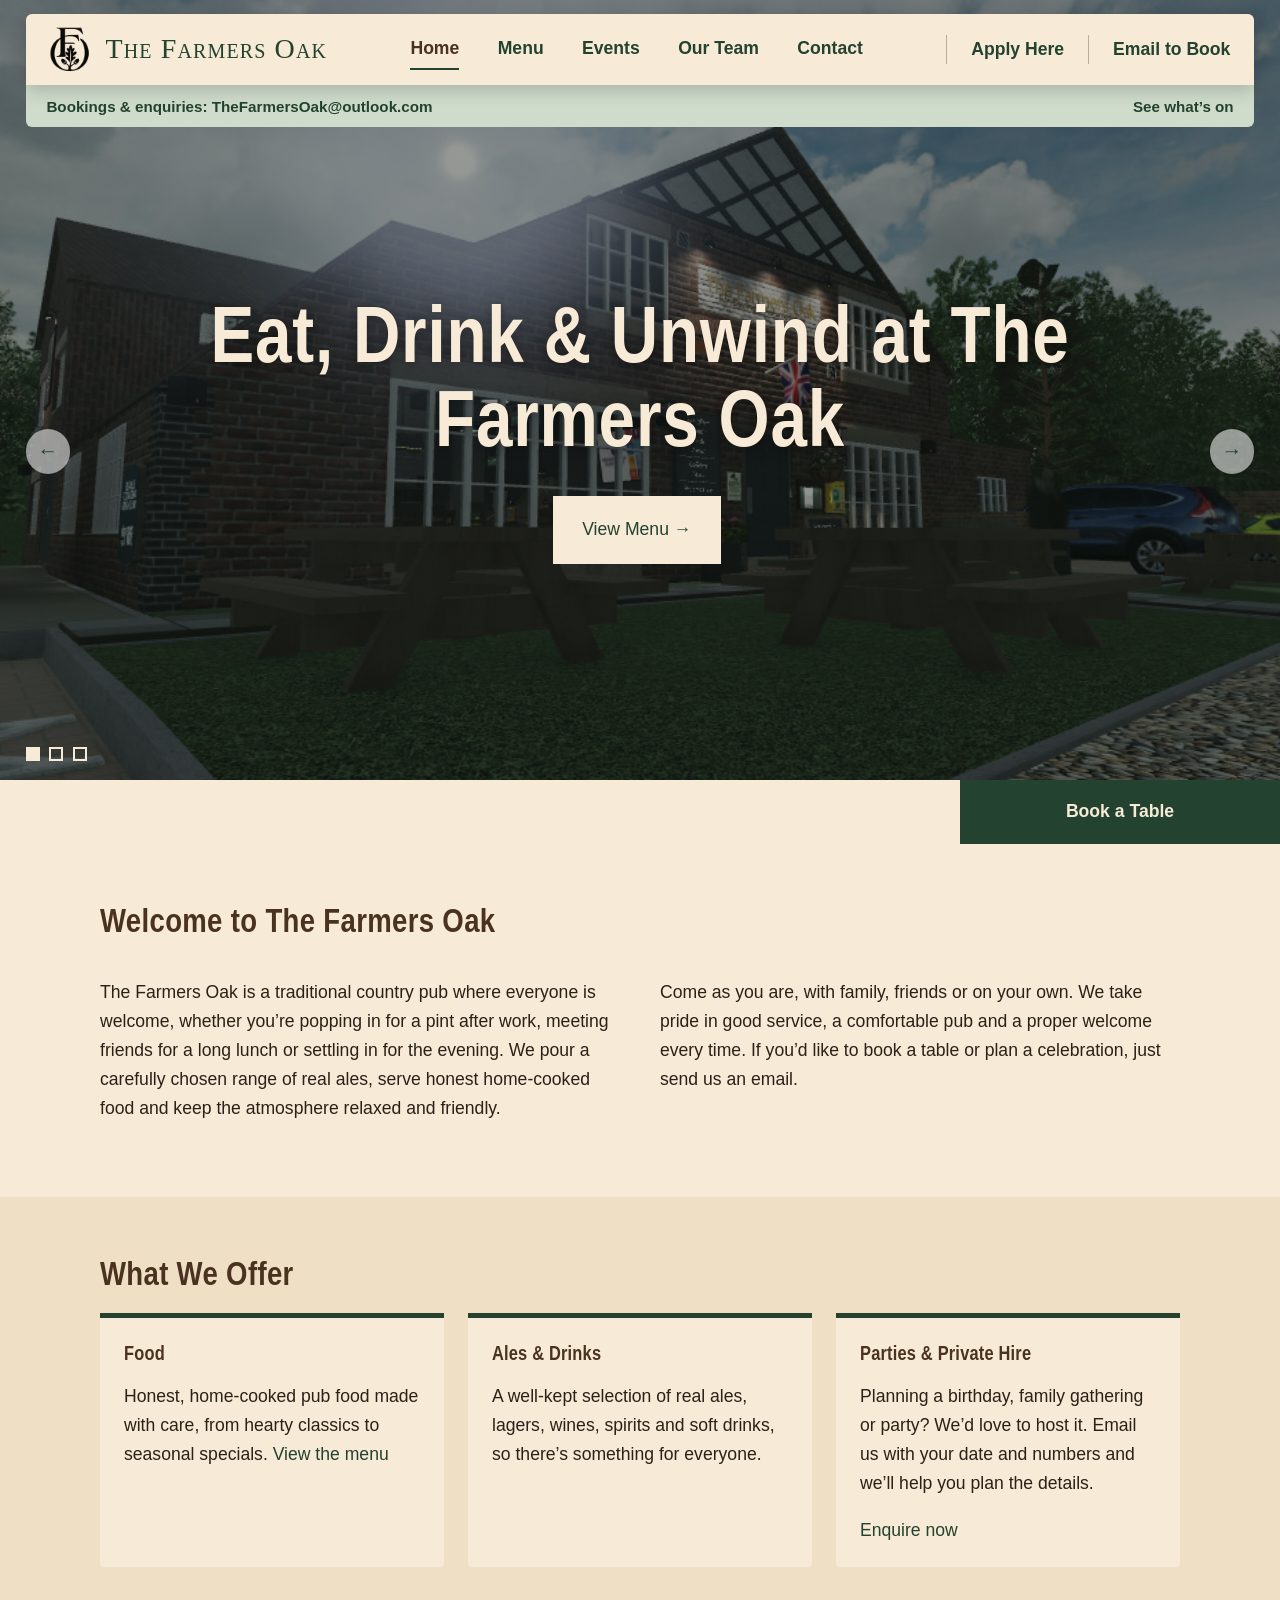
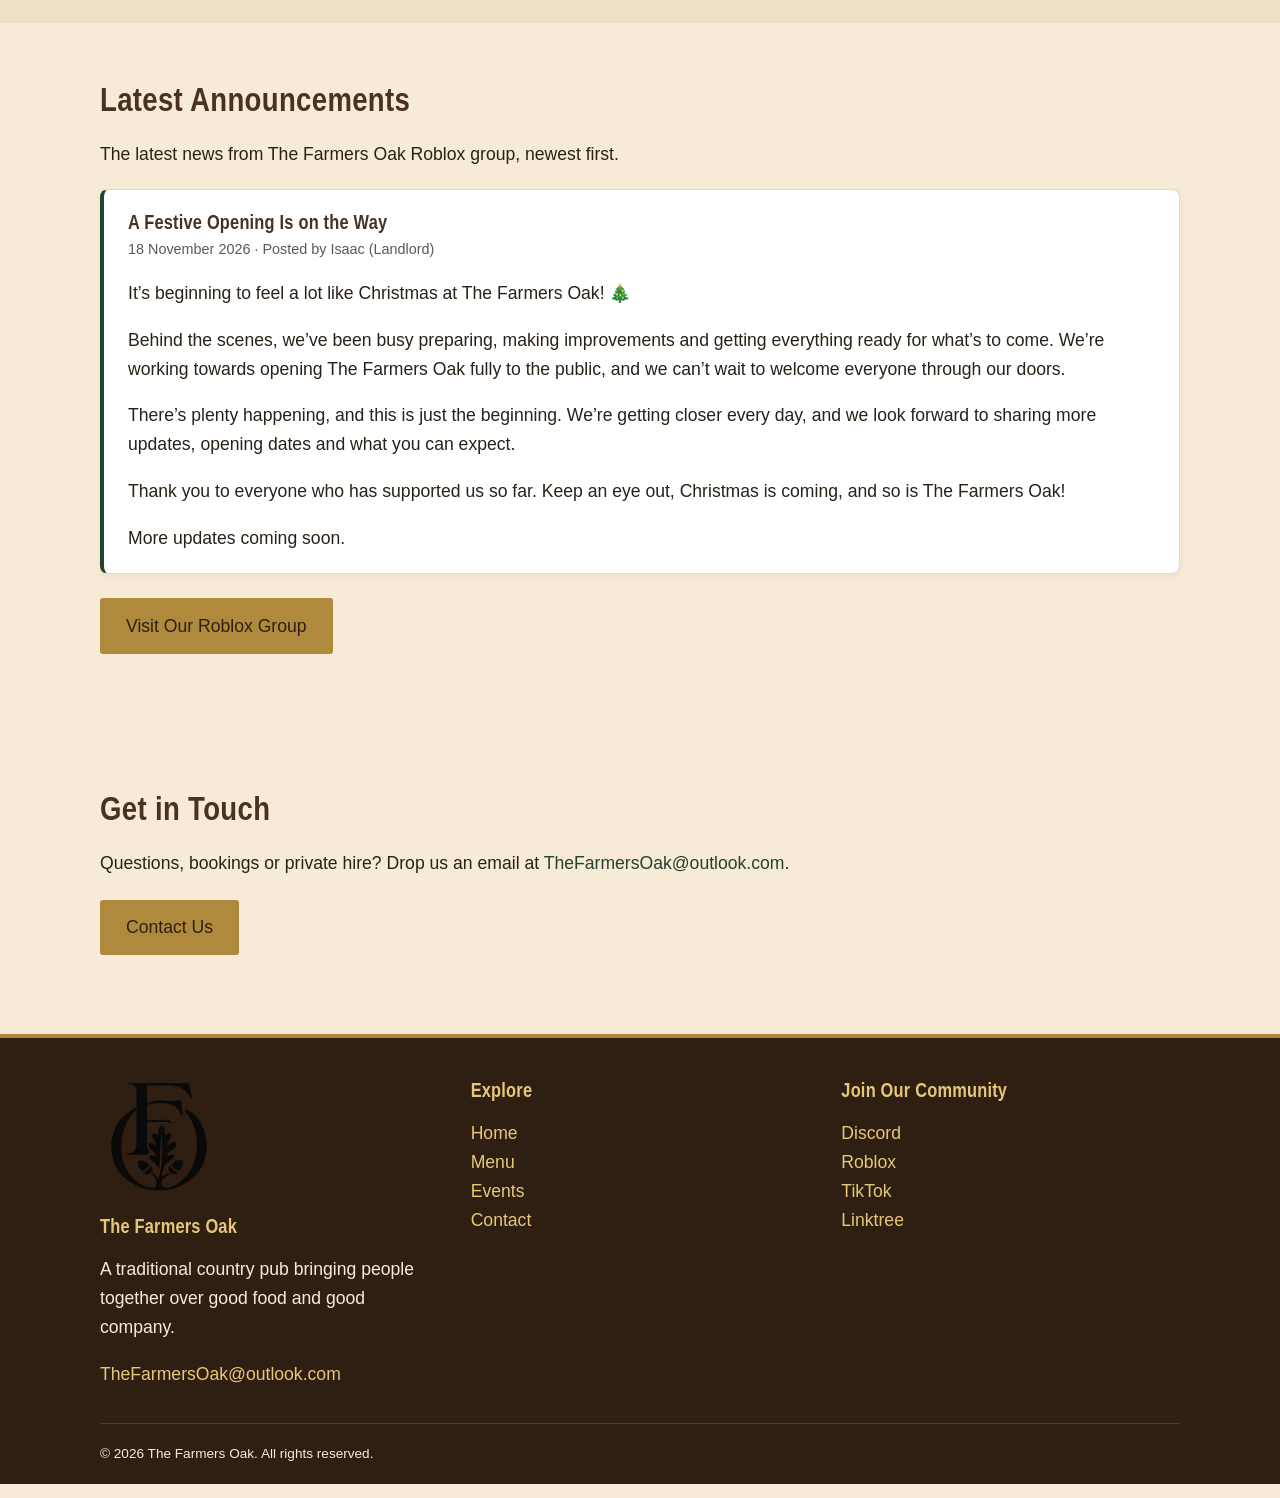
<file: index.html>
<!DOCTYPE html>
<html lang="en-GB">
<head>
<meta charset="utf-8">
<meta name="viewport" content="width=device-width, initial-scale=1">

<title>The Farmers Oak | Traditional Country Pub</title>
<meta name="description" content="Traditional country pub. Real ales, home-cooked food and a warm welcome at The Farmers Oak.">
<link rel="canonical" href="https://thefarmersoak.co.uk/">
<meta name="theme-color" content="#23422f">

<meta property="og:title" content="The Farmers Oak | Traditional Country Pub">
<meta property="og:description" content="Traditional country pub. Real ales, home-cooked food and a warm welcome at The Farmers Oak.">
<meta property="og:type" content="website">
<meta property="og:url" content="https://thefarmersoak.co.uk/">
<meta property="og:image" content="https://thefarmersoak.co.uk/images/logo.png">

<link rel="icon" href="favicon.svg" type="image/svg+xml">
<link rel="apple-touch-icon" href="images/logo.png">
<link rel="stylesheet" href="css/style.css">
<link rel="stylesheet" href="css/announcements.css">

<script type="application/ld+json">
{
  "@context": "https://schema.org",
  "@type": "BarOrPub",
  "name": "The Farmers Oak",
  "url": "https://thefarmersoak.co.uk",
  "servesCuisine": "British"
}
</script>
</head>

<body>
<a class="skip" href="#main">Skip to content</a>

<div id="site-header"></div>

<main id="main">

  <section class="hero" aria-roledescription="carousel" aria-label="Featured at The Farmers Oak">

    <div class="slide on" style="--img:url('/images/hero-1.jpg')">
      <h1>Eat, Drink &amp; Unwind at The Farmers Oak</h1>
      <a class="btn big" href="menu.html">View Menu</a>
    </div>

    <div class="slide" style="--img:url('/images/hero-2.jpg'),url('/images/hero-1.jpg')">
      <div class="hl">Live Music, Quiz Nights &amp; Good Company</div>
      <a class="btn big" href="events.html">See What’s On</a>
    </div>

    <div class="slide" style="--img:url('/images/hero-3.jpg'),url('/images/hero-1.jpg')">
      <div class="hl">Private Hire &amp; Celebrations</div>
      <a class="btn big" href="contact.html">Get in Touch</a>
    </div>

    <button class="arr prev" type="button" aria-label="Previous slide">←</button>
    <button class="arr next" type="button" aria-label="Next slide">→</button>

    <div class="dots">
      <button type="button" aria-label="Slide 1" aria-current="true"></button>
      <button type="button" aria-label="Slide 2"></button>
      <button type="button" aria-label="Slide 3"></button>
    </div>

  </section>

  <div class="strip">
    <span></span>
    <a href="mailto:TheFarmersOak@outlook.com">Book a Table</a>
  </div>

  <section class="wrap sec">
    <h2>Welcome to The Farmers Oak</h2>

    <div class="two">
      <p>
        The Farmers Oak is a traditional country pub where everyone is welcome,
        whether you’re popping in for a pint after work, meeting friends for a
        long lunch or settling in for the evening. We pour a carefully chosen
        range of real ales, serve honest home-cooked food and keep the
        atmosphere relaxed and friendly.
      </p>

      <p>
        Come as you are, with family, friends or on your own. We take pride in
        good service, a comfortable pub and a proper welcome every time.
        If you’d like to book a table or plan a celebration, just send us an email.
      </p>
    </div>
  </section>

  <section class="band">
    <div class="wrap sec">
      <h2>What We Offer</h2>

      <div class="cards">

        <article>
          <h3>Food</h3>
          <p>
            Honest, home-cooked pub food made with care, from hearty classics
            to seasonal specials.
            <a href="menu.html">View the menu</a>
          </p>
        </article>

        <article>
          <h3>Ales &amp; Drinks</h3>
          <p>
            A well-kept selection of real ales, lagers, wines, spirits and
            soft drinks, so there’s something for everyone.
          </p>
        </article>

        <article>
          <h3>Parties &amp; Private Hire</h3>
          <p>
            Planning a birthday, family gathering or party? We’d love to host it.
            Email us with your date and numbers and we’ll help you plan the details.
          </p>
          <a href="contact.html">Enquire now</a>
        </article>

      </div>
    </div>
  </section>

  <section class="wrap sec" id="announcements"
           aria-labelledby="ann-title"
           data-api="https://YOUR-WORKER.YOUR-SUBDOMAIN.workers.dev/"
           data-fallback="data/announcements.json">
    <h2 id="ann-title">Latest Announcements</h2>
    <p>The latest news from The Farmers Oak Roblox group, newest first.</p>

    <p class="ann-status" role="status">Loading announcements…</p>
    <div class="ann-list"></div>

    <p class="ann-more">
      <a class="btn" href="https://www.roblox.com/communities/972666931" target="_blank" rel="noopener">Visit Our Roblox Group</a>
    </p>
  </section>

  <section class="wrap sec">
    <h2>Get in Touch</h2>

    <p>
      Questions, bookings or private hire? Drop us an email at
      <a href="mailto:TheFarmersOak@outlook.com">TheFarmersOak@outlook.com</a>.
    </p>

    <p>
      <a class="btn" href="contact.html">Contact Us</a>
    </p>
  </section>

</main>

<div id="site-footer"></div>

<script src="js/components.js"></script>
<script src="js/main.js"></script>
<script src="js/announcements.js"></script>
</body>
</html>
</file>
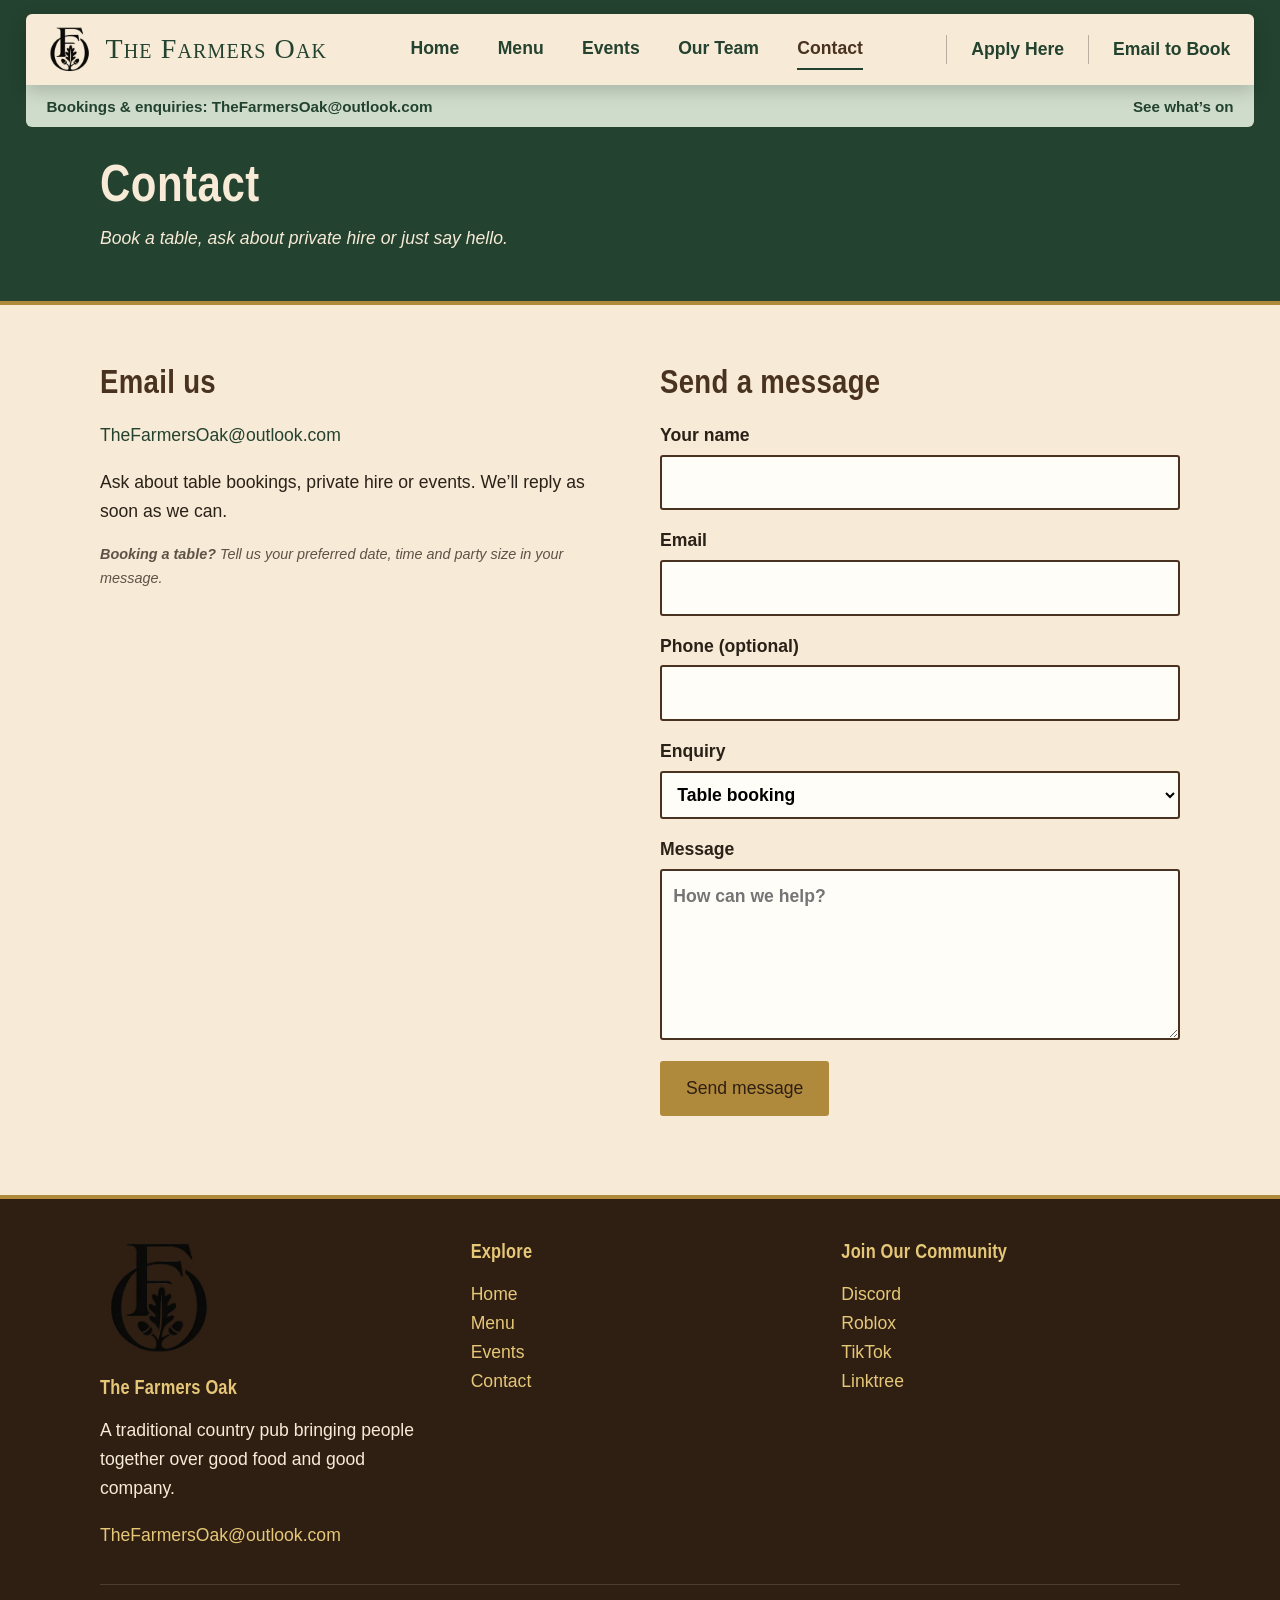
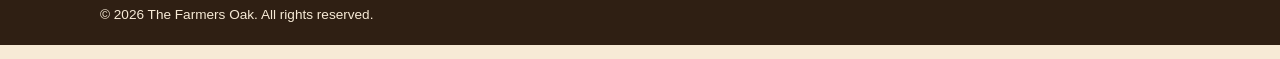
<file: contact.html>
<!DOCTYPE html>
<html lang="en-GB">
<head>
<meta charset="utf-8">
<meta name="viewport" content="width=device-width, initial-scale=1">

<title>Contact | The Farmers Oak</title>
<meta name="description" content="Contact The Farmers Oak to enquire about table bookings, private hire and events.">
<link rel="canonical" href="https://thefarmersoak.co.uk/contact.html">
<meta name="theme-color" content="#23422f">

<meta property="og:title" content="Contact | The Farmers Oak">
<meta property="og:description" content="Contact The Farmers Oak about bookings, events and enquiries.">
<meta property="og:type" content="website">
<meta property="og:url" content="https://thefarmersoak.co.uk/contact.html">
<meta property="og:image" content="https://thefarmersoak.co.uk/images/logo.png">

<link rel="icon" href="favicon.svg" type="image/svg+xml">
<link rel="apple-touch-icon" href="images/logo.png">

<link rel="preconnect" href="https://fonts.googleapis.com">
<link rel="preconnect" href="https://fonts.gstatic.com" crossorigin>
<link href="https://fonts.googleapis.com/css2?family=Cormorant+SC:wght@600;700&family=Lato:wght@400;700&family=Playfair+Display:wght@600;700&display=swap" rel="stylesheet">

<link rel="stylesheet" href="css/style.css">
</head>

<body>
<a class="skip" href="#main">Skip to content</a>

<div id="site-header"></div>

<main id="main">

  <section class="pagehead">
    <div class="wrap">
      <h1>Contact</h1>
      <p>Book a table, ask about private hire or just say hello.</p>
    </div>
  </section>

  <section class="sec">
    <div class="wrap two">

      <div>
        <h2>Email us</h2>
        <p>
          <a href="mailto:TheFarmersOak@outlook.com">TheFarmersOak@outlook.com</a>
        </p>
        <p>Ask about table bookings, private hire or events. We’ll reply as soon as we can.</p>

        <div class="note">
          <b>Booking a table?</b>
          Tell us your preferred date, time and party size in your message.
        </div>
      </div>

      <div class="formcard" id="booking">
        <h2>Send a message</h2>

        <form id="cf">
          <input type="hidden" name="access_key" value="b77b66c0-fea6-4e77-a859-02f705b0f06b">
          <input type="hidden" name="subject" value="New Website Enquiry | The Farmers Oak">
          <input type="hidden" name="from_name" value="The Farmers Oak Website">
          <input type="hidden" name="to" value="TheFarmersOak@outlook.com">

          <label>
            Your name
            <input type="text" name="name" required maxlength="100" autocomplete="name">
          </label>

          <label>
            Email
            <input type="email" name="email" required maxlength="200" autocomplete="email">
          </label>

          <label>
            Phone (optional)
            <input type="tel" name="phone" maxlength="40" autocomplete="tel">
          </label>

          <label>
            Enquiry
            <select name="topic" required>
              <option value="Table booking">Table booking</option>
              <option value="Private hire">Private hire</option>
              <option value="Events">Events</option>
              <option value="General enquiry">General enquiry</option>
              <option value="Other">Other</option>
            </select>
          </label>

          <label>
            Message
            <textarea name="message" rows="5" required maxlength="3000" placeholder="How can we help?"></textarea>
          </label>

          <input type="checkbox" name="botcheck" class="hp" tabindex="-1" autocomplete="off" style="display:none">

          <button class="btn" id="submitBtn" type="submit">Send message</button>
          <p id="fs" role="status" aria-live="polite"></p>
        </form>
      </div>

    </div>
  </section>

</main>

<div id="site-footer"></div>

<script src="js/components.js"></script>
<script src="js/main.js"></script>

<script>
(function () {
  var form = document.getElementById('cf');
  var status = document.getElementById('fs');
  var button = document.getElementById('submitBtn');

  if (!form || !status || !button) return;

  form.addEventListener('submit', async function (event) {
    event.preventDefault();

    if (!form.reportValidity()) return;

    button.disabled = true;
    button.textContent = 'Sending...';
    status.textContent = 'Please wait while your message is sent.';

    try {
      var response = await fetch('https://api.web3forms.com/submit', {
        method: 'POST',
        body: new FormData(form)
      });

      var result = await response.json();

      if (response.ok && result.success) {
        form.reset();
        status.textContent = 'Thank you! Your message has been sent successfully.';
      } else {
        status.textContent = result.message || 'Sorry, your message could not be sent. Please email TheFarmersOak@outlook.com instead.';
      }
    } catch (error) {
      status.textContent = 'Unable to send your message right now. Please email TheFarmersOak@outlook.com instead.';
    } finally {
      button.disabled = false;
      button.textContent = 'Send message';
    }
  });
})();
</script>

</body>
</html>
</file>
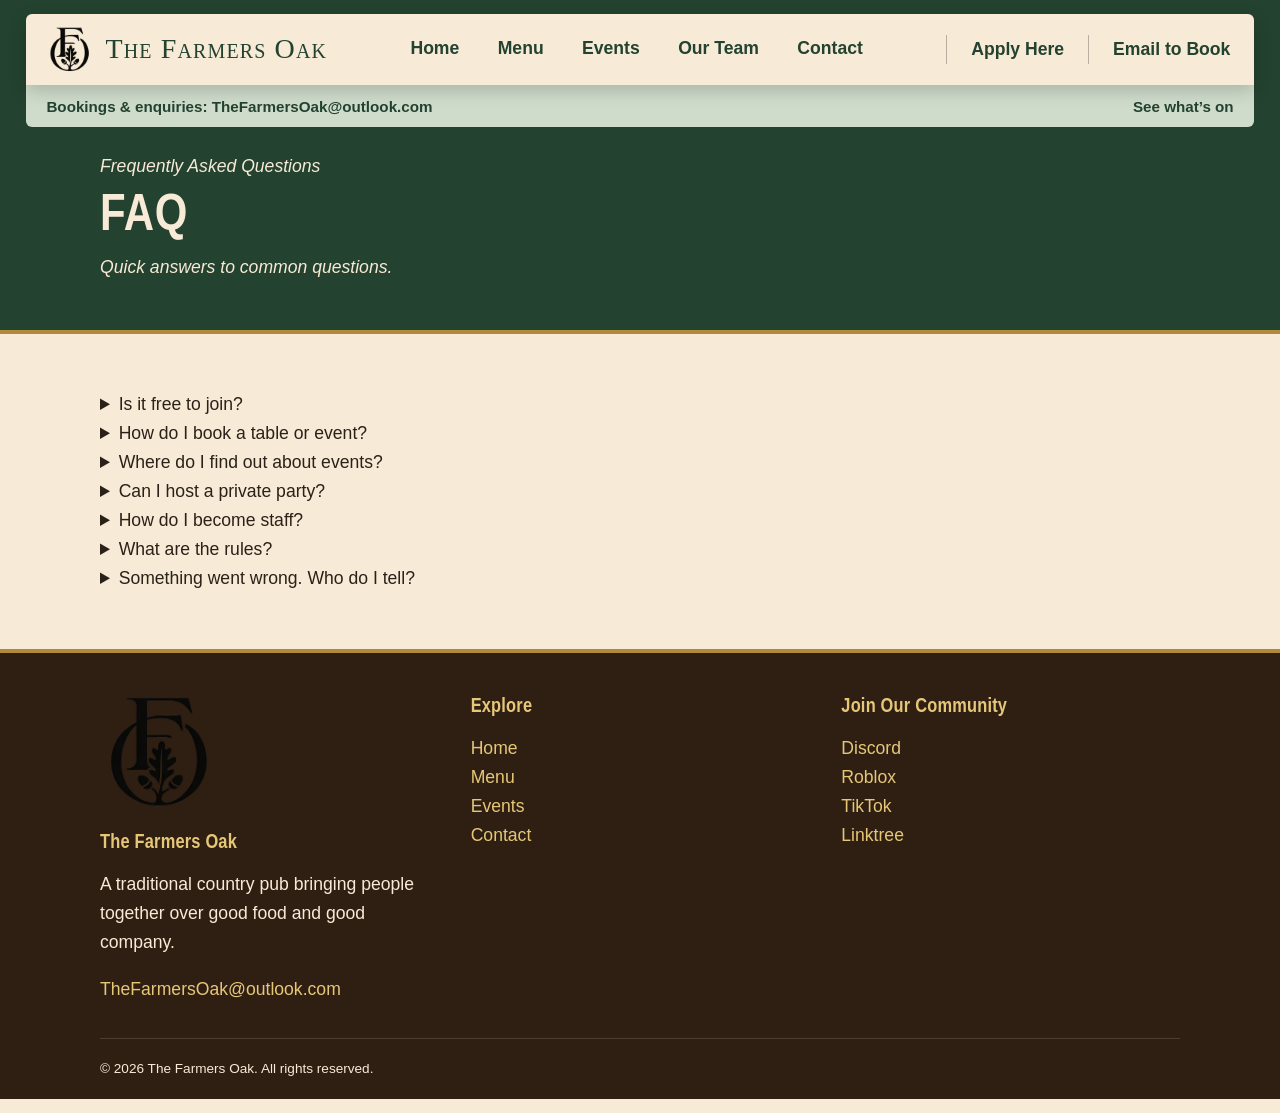
<file: faq.html>
<!DOCTYPE html>
<html lang="en-GB">
<head>
<meta charset="utf-8">
<meta name="viewport" content="width=device-width, initial-scale=1">

<title>FAQ | The Farmers Oak</title>
<meta name="description" content="Quick answers to common questions.">
<link rel="canonical" href="https://thefarmersoak.co.uk/faq.html">
<meta name="theme-color" content="#23422f">

<meta property="og:title" content="FAQ | The Farmers Oak">
<meta property="og:description" content="Quick answers to common questions.">
<meta property="og:type" content="website">
<meta property="og:url" content="https://thefarmersoak.co.uk/faq.html">
<meta property="og:image" content="https://thefarmersoak.co.uk/images/logo.png">

<meta name="twitter:card" content="summary">
<meta name="twitter:title" content="FAQ | The Farmers Oak">
<meta name="twitter:description" content="Quick answers to common questions.">
<meta name="twitter:image" content="https://thefarmersoak.co.uk/images/logo.png">

<link rel="icon" href="favicon.svg" type="image/svg+xml">
<link rel="apple-touch-icon" href="images/logo.png">

<link rel="preconnect" href="https://fonts.googleapis.com">
<link rel="preconnect" href="https://fonts.gstatic.com" crossorigin>
<link rel="stylesheet" href="https://fonts.googleapis.com/css2?family=Cormorant+SC:wght@600;700&family=Lato:wght@400;700&family=Playfair+Display:wght@600;700&display=swap">

<link rel="stylesheet" href="css/style.css">
</head>

<body>
<a class="skip" href="#main">Skip to content</a>

<div id="site-header"></div>

<main id="main">

  <section class="pagehead">
    <div class="wrap">
      <p>Frequently Asked Questions</p>
      <h1>FAQ</h1>
      <p>Quick answers to common questions.</p>
    </div>
  </section>

  <section class="sec">
    <div class="wrap faq">

      <details>
        <summary>Is it free to join?</summary>
        <p>Yes. The Farmers Oak is completely free to join and play.</p>
      </details>

      <details>
        <summary>How do I book a table or event?</summary>
        <p>
          Email <a href="mailto:TheFarmersOak@outlook.com">TheFarmersOak@outlook.com</a>
          or use the form on the <a href="contact.html#booking">contact page</a>.
        </p>
      </details>

      <details>
        <summary>Where do I find out about events?</summary>
        <p>
          See the <a href="events.html">events page</a> and our Discord announcements channel.
        </p>
      </details>

      <details>
        <summary>Can I host a private party?</summary>
        <p>
          Yes. Contact us with your date, group size and what you’re planning,
          and we’ll help set it up.
        </p>
      </details>

      <details>
        <summary>How do I become staff?</summary>
        <p>
          Check the <a href="team.html">team page</a> for how to apply.
        </p>
      </details>

      <details>
        <summary>What are the rules?</summary>
        <p>
          You’ll find them on the <a href="rules.html">rules page</a>.
        </p>
      </details>

      <details>
        <summary>Something went wrong. Who do I tell?</summary>
        <p>
          Message a staff member on Discord or email us at
          <a href="mailto:TheFarmersOak@outlook.com">TheFarmersOak@outlook.com</a>.
        </p>
      </details>

    </div>
  </section>

</main>

<div id="site-footer"></div>

<script src="js/components.js"></script>
<script src="js/main.js"></script>
</body>
</html>
</file>
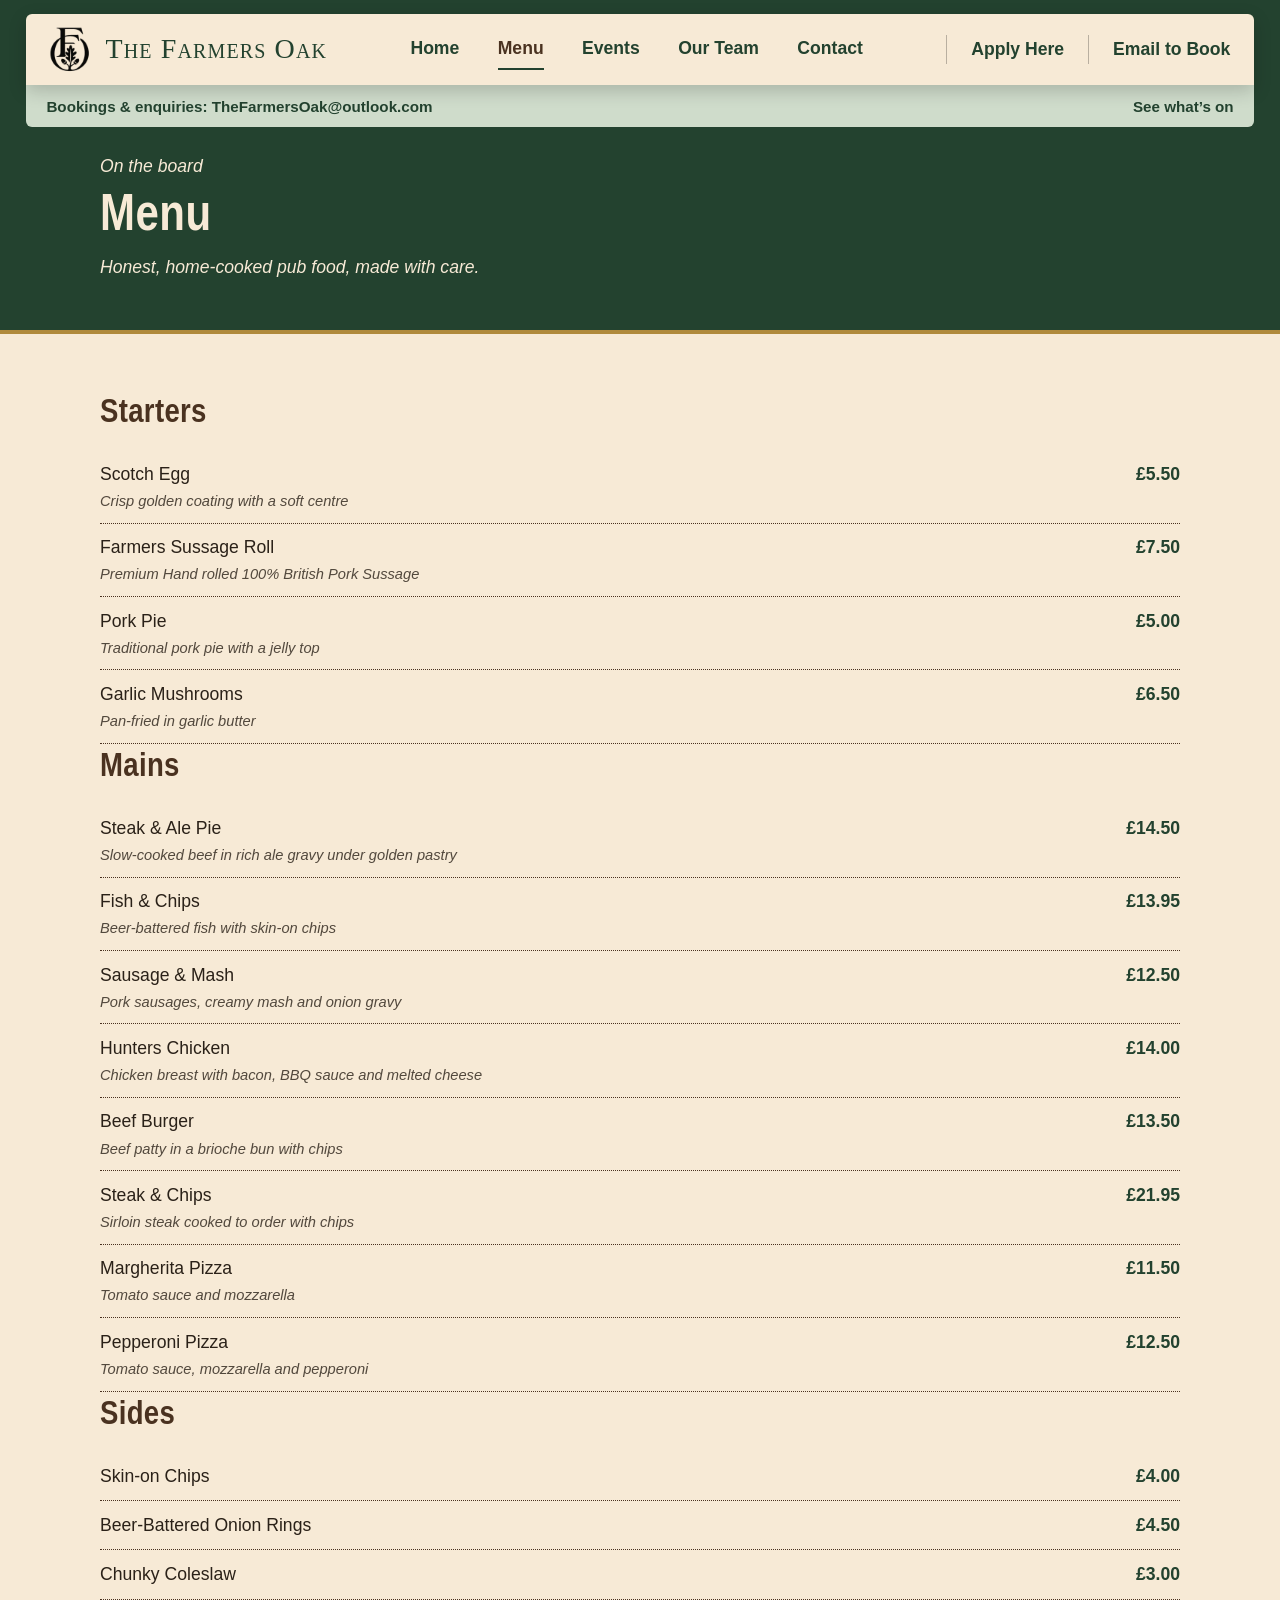
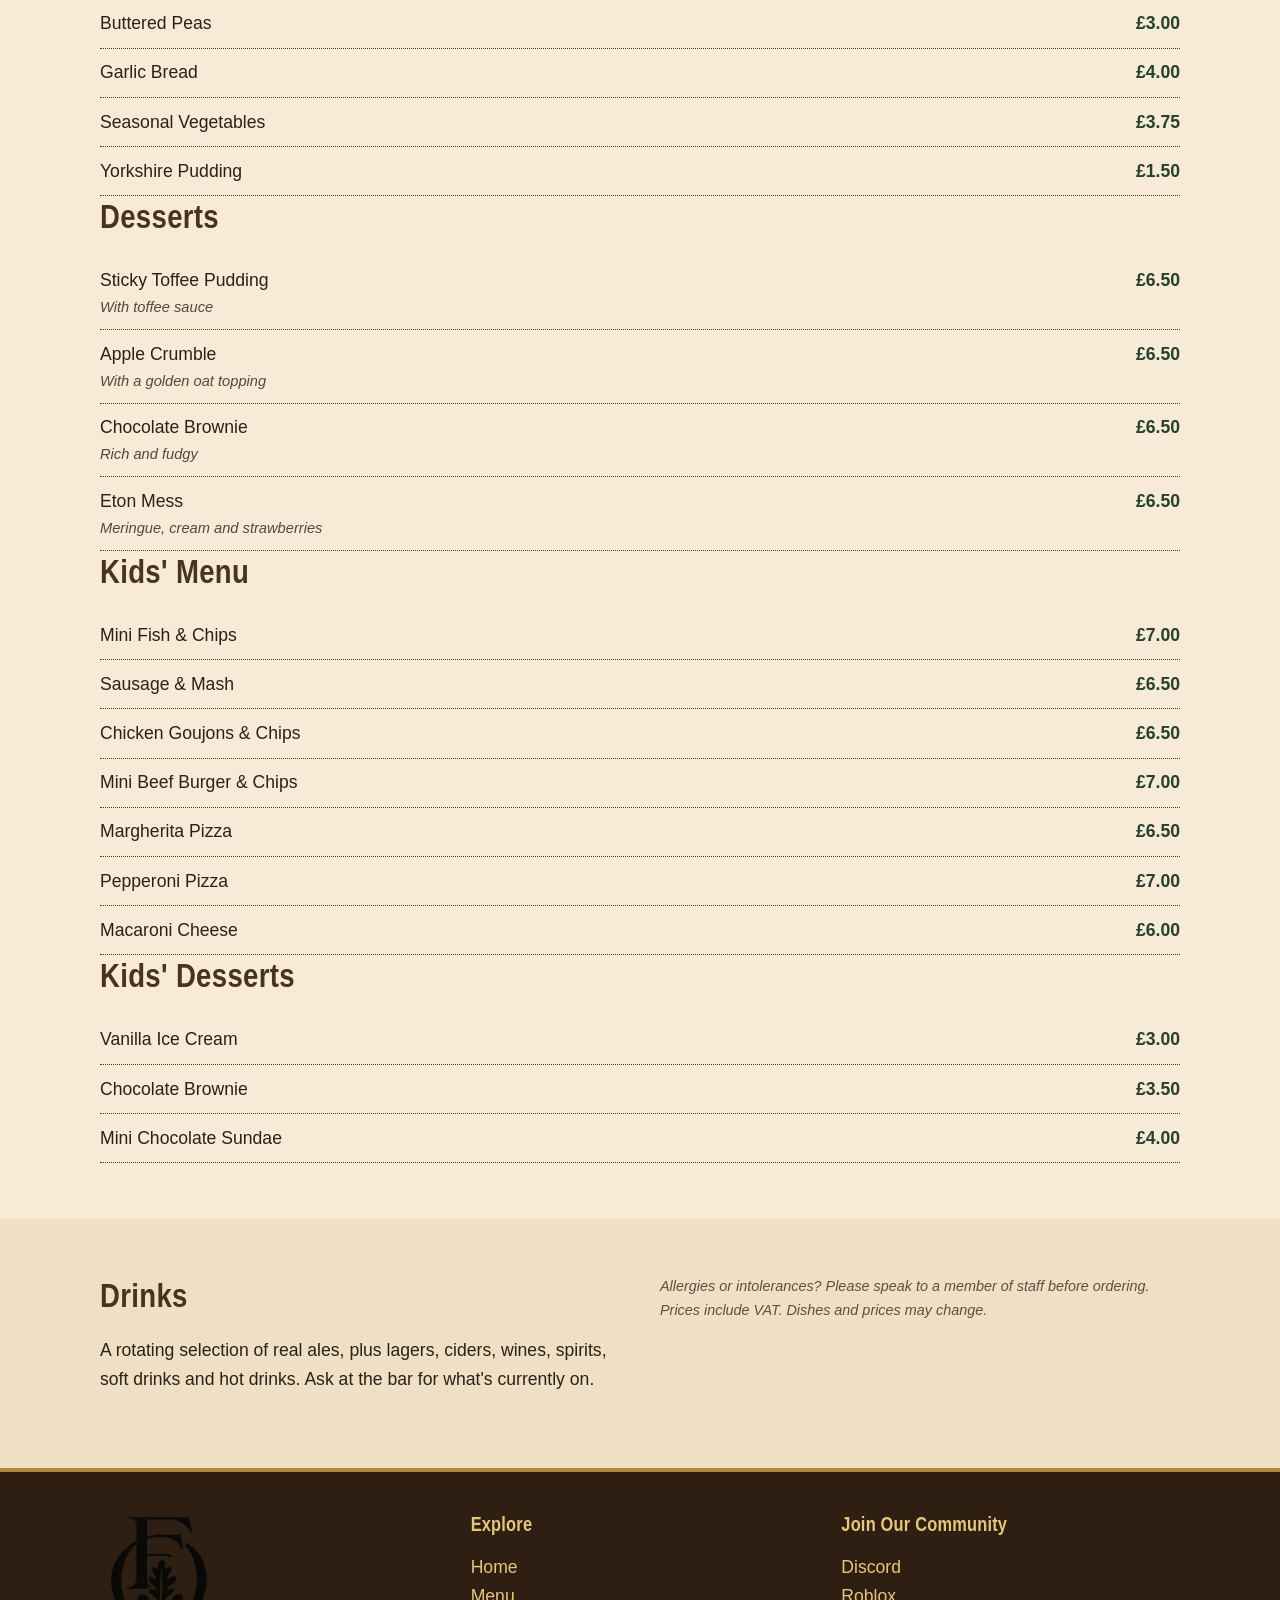
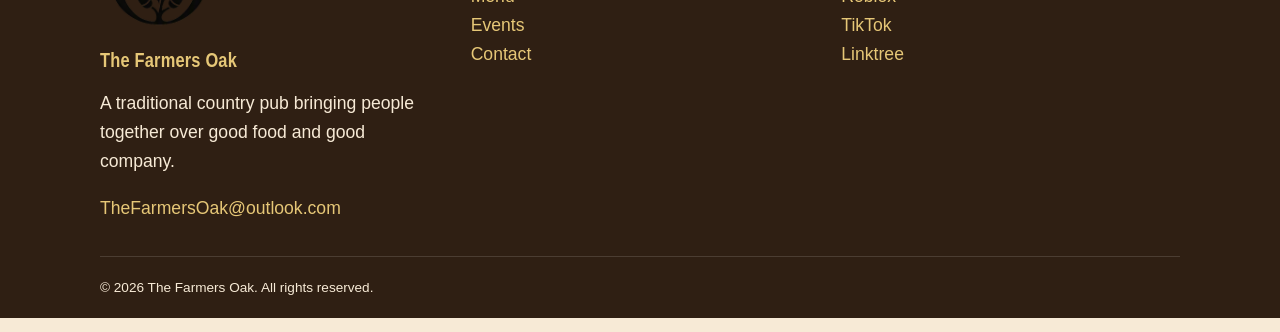
<file: menu.html>
<!DOCTYPE html>
<html lang="en-GB">
<head>
<meta charset="utf-8">
<meta name="viewport" content="width=device-width, initial-scale=1">

<title>Menu | The Farmers Oak</title>
<meta name="description" content="Food and drink menu at The Farmers Oak: pies, fish and chips, pizzas, desserts and a kids' menu.">
<link rel="canonical" href="https://thefarmersoak.co.uk/menu.html">
<meta name="theme-color" content="#23422f">

<meta property="og:title" content="Menu | The Farmers Oak">
<meta property="og:description" content="Food and drink menu at The Farmers Oak: pies, fish and chips, pizzas, desserts and a kids' menu.">
<meta property="og:type" content="website">
<meta property="og:url" content="https://thefarmersoak.co.uk/menu.html">
<meta property="og:image" content="https://thefarmersoak.co.uk/images/logo.png">

<meta name="twitter:card" content="summary">
<meta name="twitter:title" content="Menu | The Farmers Oak">
<meta name="twitter:description" content="Food and drink menu at The Farmers Oak: pies, fish and chips, pizzas, desserts and a kids' menu.">
<meta name="twitter:image" content="https://thefarmersoak.co.uk/images/logo.png">

<link rel="icon" href="favicon.svg" type="image/svg+xml">
<link rel="apple-touch-icon" href="images/logo.png">

<link rel="preconnect" href="https://fonts.googleapis.com">
<link rel="preconnect" href="https://fonts.gstatic.com" crossorigin>
<link href="https://fonts.googleapis.com/css2?family=Cormorant+SC:wght@600;700&family=Lato:wght@400;700&family=Playfair+Display:wght@600;700&display=swap" rel="stylesheet">

<link rel="stylesheet" href="css/style.css">
</head>

<body>

<a class="skip" href="#main">Skip to content</a>

<div id="site-header"></div>

<main id="main">

  <section class="pagehead">
    <div class="wrap">
      <p>On the board</p>
      <h1>Menu</h1>
      <p>Honest, home-cooked pub food, made with care.</p>
    </div>
  </section>

  <section class="sec">
    <div class="wrap">

      <div class="board">

        <div class="course">
          <h2>Starters</h2>

          <div class="item">
            <p>Scotch Egg<small>Crisp golden coating with a soft centre</small></p>
            <b>£5.50</b>
          </div>

          <div class="item">
            <p>Farmers Sussage Roll<small>Premium Hand rolled 100% British Pork Sussage</small></p>
            <b>£7.50</b>
          </div>

          <div class="item">
            <p>Pork Pie<small>Traditional pork pie with a jelly top</small></p>
            <b>£5.00</b>
          </div>

          <div class="item">
            <p>Garlic Mushrooms<small>Pan-fried in garlic butter</small></p>
            <b>£6.50</b>
          </div>
        </div>

        <div class="course">
          <h2>Mains</h2>

          <div class="item">
            <p>Steak &amp; Ale Pie<small>Slow-cooked beef in rich ale gravy under golden pastry</small></p>
            <b>£14.50</b>
          </div>

          <div class="item">
            <p>Fish &amp; Chips<small>Beer-battered fish with skin-on chips</small></p>
            <b>£13.95</b>
          </div>

          <div class="item">
            <p>Sausage &amp; Mash<small>Pork sausages, creamy mash and onion gravy</small></p>
            <b>£12.50</b>
          </div>

          <div class="item">
            <p>Hunters Chicken<small>Chicken breast with bacon, BBQ sauce and melted cheese</small></p>
            <b>£14.00</b>
          </div>

          <div class="item">
            <p>Beef Burger<small>Beef patty in a brioche bun with chips</small></p>
            <b>£13.50</b>
          </div>

          <div class="item">
            <p>Steak &amp; Chips<small>Sirloin steak cooked to order with chips</small></p>
            <b>£21.95</b>
          </div>

          <div class="item">
            <p>Margherita Pizza<small>Tomato sauce and mozzarella</small></p>
            <b>£11.50</b>
          </div>

          <div class="item">
            <p>Pepperoni Pizza<small>Tomato sauce, mozzarella and pepperoni</small></p>
            <b>£12.50</b>
          </div>
        </div>

        <div class="course">
          <h2>Sides</h2>

          <div class="item"><p>Skin-on Chips</p><b>£4.00</b></div>
          <div class="item"><p>Beer-Battered Onion Rings</p><b>£4.50</b></div>
          <div class="item"><p>Chunky Coleslaw</p><b>£3.00</b></div>
          <div class="item"><p>Buttered Peas</p><b>£3.00</b></div>
          <div class="item"><p>Garlic Bread</p><b>£4.00</b></div>
          <div class="item"><p>Seasonal Vegetables</p><b>£3.75</b></div>
          <div class="item"><p>Yorkshire Pudding</p><b>£1.50</b></div>
        </div>

        <div class="course">
          <h2>Desserts</h2>

          <div class="item">
            <p>Sticky Toffee Pudding<small>With toffee sauce</small></p>
            <b>£6.50</b>
          </div>

          <div class="item">
            <p>Apple Crumble<small>With a golden oat topping</small></p>
            <b>£6.50</b>
          </div>

          <div class="item">
            <p>Chocolate Brownie<small>Rich and fudgy</small></p>
            <b>£6.50</b>
          </div>

          <div class="item">
            <p>Eton Mess<small>Meringue, cream and strawberries</small></p>
            <b>£6.50</b>
          </div>
        </div>

        <div class="course">
          <h2>Kids' Menu</h2>

          <div class="item"><p>Mini Fish &amp; Chips</p><b>£7.00</b></div>
          <div class="item"><p>Sausage &amp; Mash</p><b>£6.50</b></div>
          <div class="item"><p>Chicken Goujons &amp; Chips</p><b>£6.50</b></div>
          <div class="item"><p>Mini Beef Burger &amp; Chips</p><b>£7.00</b></div>
          <div class="item"><p>Margherita Pizza</p><b>£6.50</b></div>
          <div class="item"><p>Pepperoni Pizza</p><b>£7.00</b></div>
          <div class="item"><p>Macaroni Cheese</p><b>£6.00</b></div>
        </div>

        <div class="course">
          <h2>Kids' Desserts</h2>

          <div class="item"><p>Vanilla Ice Cream</p><b>£3.00</b></div>
          <div class="item"><p>Chocolate Brownie</p><b>£3.50</b></div>
          <div class="item"><p>Mini Chocolate Sundae</p><b>£4.00</b></div>
        </div>

      </div>
    </div>
  </section>

  <section class="sec band">
    <div class="wrap two">

      <div>
        <h2>Drinks</h2>
        <p>
          A rotating selection of real ales, plus lagers, ciders,
          wines, spirits, soft drinks and hot drinks. Ask at the bar
          for what's currently on.
        </p>
      </div>

      <div class="note">
        Allergies or intolerances? Please speak to a member of staff
        before ordering. Prices include VAT. Dishes and prices may change.
      </div>

    </div>
  </section>

</main>

<div id="site-footer"></div>

<script src="js/components.js"></script>
</body>
</html>
</file>
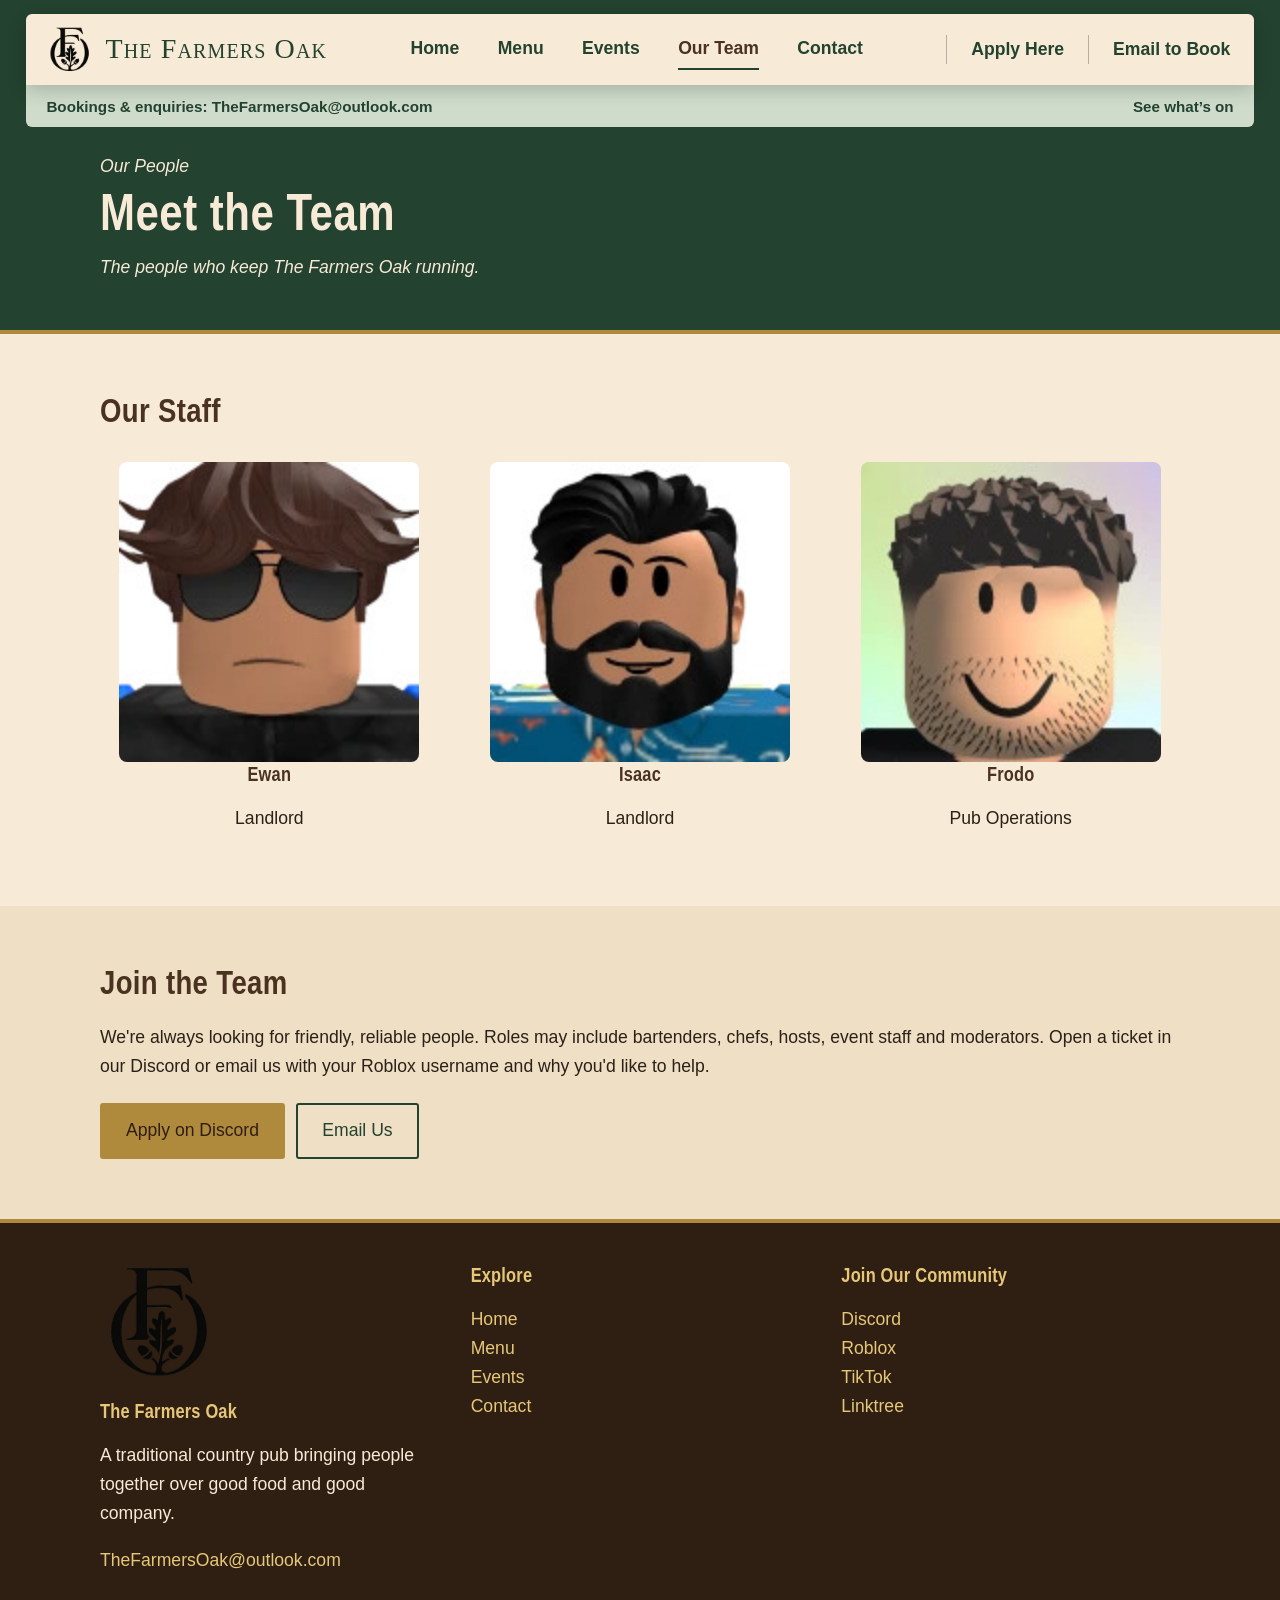
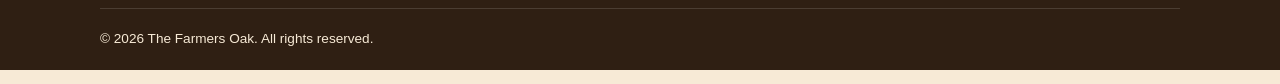
<file: team.html>
<!DOCTYPE html>
<html lang="en-GB">
<head>
<meta charset="utf-8">
<meta name="viewport" content="width=device-width, initial-scale=1">

<title>Meet the Team | The Farmers Oak</title>
<meta name="description" content="Meet the people who keep The Farmers Oak running.">
<link rel="canonical" href="https://thefarmersoak.co.uk/team.html">
<meta name="theme-color" content="#23422f">

<meta property="og:title" content="Meet the Team | The Farmers Oak">
<meta property="og:description" content="Meet the people who keep The Farmers Oak running.">
<meta property="og:type" content="website">
<meta property="og:url" content="https://thefarmersoak.co.uk/team.html">
<meta property="og:image" content="https://thefarmersoak.co.uk/images/logo.png">

<meta name="twitter:card" content="summary">
<meta name="twitter:title" content="Meet the Team | The Farmers Oak">
<meta name="twitter:description" content="Meet the people who keep The Farmers Oak running.">
<meta name="twitter:image" content="https://thefarmersoak.co.uk/images/logo.png">

<link rel="icon" href="favicon.svg" type="image/svg+xml">
<link rel="apple-touch-icon" href="images/logo.png">

<link rel="preconnect" href="https://fonts.googleapis.com">
<link rel="preconnect" href="https://fonts.gstatic.com" crossorigin>
<link href="https://fonts.googleapis.com/css2?family=Cormorant+SC:wght@600;700&family=Lato:wght@400;700&family=Playfair+Display:wght@600;700&display=swap" rel="stylesheet">

<link rel="stylesheet" href="css/style.css">

<style>
  .team {
    display: grid;
    grid-template-columns: repeat(3, 1fr);
    gap: 2rem;
    margin-top: 2rem;
  }

  .team .member {
    display: flex;
    flex-direction: column;
    align-items: center;
    text-align: center;
  }

  .team .member img {
    width: 100%;
    max-width: 300px;
    height: auto;
    border-radius: 8px;
  }

  /* Responsive layout for smaller mobile screens */
  @media (max-width: 768px) {
    .team {
      grid-template-columns: 1fr;
    }
  }
</style>
</head>

<body>

<a class="skip" href="#main">Skip to content</a>

<div id="site-header"></div>

<main id="main">

  <section class="pagehead">
    <div class="wrap">
      <p>Our People</p>
      <h1>Meet the Team</h1>
      <p>The people who keep The Farmers Oak running.</p>
    </div>
  </section>

  <section class="sec">
    <div class="wrap">
      <h2>Our Staff</h2>

      <div class="team">

        <div class="member">
          <img src="images/team-1.jpg"
            alt="Ewan's Roblox avatar"
            width="300" height="300" loading="lazy">
          <div class="mbody">
            <h3>Ewan</h3>
            <p>Landlord</p>
          </div>
        </div>

        <div class="member">
          <img src="images/team-2.jpg"
            alt="Isaac's Roblox avatar"
            width="300" height="300" loading="lazy">
          <div class="mbody">
            <h3>Isaac</h3>
            <p>Landlord</p>
          </div>
        </div>

        <div class="member">
          <img src="images/team-3.jpg"
            alt="Frodo's Roblox avatar"
            width="300" height="300" loading="lazy">
          <div class="mbody">
            <h3>Frodo</h3>
            <p>Pub Operations</p>
          </div>
        </div>

      </div>
    </div>
  </section>

  <section class="sec band">
    <div class="wrap">
      <h2>Join the Team</h2>

      <p>
        We're always looking for friendly, reliable people.
        Roles may include bartenders, chefs, hosts, event staff
        and moderators. Open a ticket in our Discord or email
        us with your Roblox username and why you'd like to help.
      </p>

      <div class="btnrow">
        <a class="btn"
          href="https://discord.gg/zuHhsEtrDc"
          target="_blank"
          rel="noopener noreferrer">
          Apply on Discord
        </a>

        <a class="btn ghost"
          href="mailto:TheFarmersOak@outlook.com?subject=Staff%20application">
          Email Us
        </a>
      </div>
    </div>
  </section>

</main>

<div id="site-footer"></div>

<script src="js/components.js"></script>
</body>
</html>
</file>
<file: css/style.css>
/* ==========================================================================
   1. Reset & Base Styles
   ========================================================================== */
*, *::before, *::after {
  box-sizing: border-box;
}

:root {
  --oak: #4a3220;
  --oakd: #2f1f13;
  --cream: #f7ead6;
  --cream2: #efdfc4;
  --green: #23422f;
  --greenl: #35603f;
  --brass: #b08a3c;
  --ink: #2a2118;
  --sage: #cfdccb;
  --cond: "Roboto Condensed", "Arial Narrow", "Liberation Sans Narrow", "Helvetica Neue", Arial, sans-serif;
  --sans: "Alegreya Sans", "Trebuchet MS", "Segoe UI", Verdana, sans-serif;
  --serif: "Palatino Linotype", Palatino, "Book Antiqua", Georgia, serif;
}

html {
  scroll-behavior: smooth;
}

body {
  margin: 0;
  background: var(--cream);
  color: var(--ink);
  font: 1.1rem/1.65 var(--sans);
}

img {
  max-width: 100%;
  display: block;
}

a {
  color: var(--green);
  text-decoration: none;
}

a:hover {
  color: var(--oak);
}

:focus-visible {
  outline: 3px solid var(--brass);
  outline-offset: 2px;
}

/* ==========================================================================
   2. Typography & Layout Utilities
   ========================================================================== */
.wrap {
  width: min(1080px, 92%);
  margin-inline: auto;
}

.sr {
  position: absolute;
  left: -9999px;
}

.skip {
  position: absolute;
  left: -9999px;
  background: #fff;
  padding: .5rem 1rem;
  z-index: 99;
}

.skip:focus {
  left: 1rem;
  top: 1rem;
}

h1, h2, h3 {
  font-weight: 700;
  line-height: 1.2;
  color: var(--oak);
  margin: 0 0 .6em;
  font-family: var(--cond);
  letter-spacing: .01em;
}

.book-actions {
  display: flex;
  align-items: stretch;
  flex-shrink: 0;
}

.book-actions .callbook {
  display: flex;
  align-items: center;
  justify-content: center;
  padding: 0 24px;
  white-space: nowrap;
}

.applybook {
  border-left: 1px solid #c5bba9;
  background: #557343;
  color: white;
}

.applybook:hover {
  background: #405b32;
}

h1 {
  font-size: clamp(2rem, 5vw, 3.2rem);
}

h2 {
  font-size: clamp(1.6rem, 3.5vw, 2.1rem);
}

h3 {
  font-size: 1.25rem;
}

/* ==========================================================================
   3. Header & Navigation
   ========================================================================== */
.top {
  position: fixed;
  top: .9rem;
  left: 2%;
  right: 2%;
  background: none;
  border: 0;
  z-index: 30;
}

.bar {
  position: relative;
  display: flex;
  align-items: center;
  justify-content: space-between;
  height: 4.4rem;
  padding: 0 0 0 1.3rem;
  background: var(--cream);
  border-radius: 6px 6px 0 0;
  box-shadow: 0 6px 18px rgba(0, 0, 0, .18);
}

.brand {
  font-family: var(--serif);
  font-variant: small-caps;
  font-size: 1.75rem;
  font-weight: 500;
  letter-spacing: .04em;
  color: var(--green);
  display: flex;
  align-items: center;
}

.logo {
  height: 48px;
  width: auto;
  margin-right: .7rem;
}

nav {
  display: flex;
  gap: 2.4rem;
}

nav a {
  color: var(--green);
  margin: 0;
  font-weight: 700;
  padding: .3rem 0;
  border-bottom: 2px solid transparent;
}

nav a:hover,
nav a[aria-current] {
  color: var(--oak);
  border-color: var(--green);
}

.mbook {
  display: none;
}

.callbook {
  align-self: stretch;
  display: flex;
  align-items: center;
  padding: 0 1.7rem;
  border-left: 1px solid rgba(0, 0, 0, .25);
  color: var(--green);
  font-weight: 700;
  text-decoration: none;
}

.callbook:hover {
  background: var(--cream2);
}

.burger {
  display: none;
  background: none;
  border: 1px solid var(--green);
  color: var(--green);
  font: inherit;
  padding: .35rem .9rem;
  border-radius: 3px;
  cursor: pointer;
}

.sub {
  display: flex;
  justify-content: space-between;
  gap: 1rem;
  padding: .55rem 1.3rem;
  background: var(--sage);
  border-radius: 0 0 6px 6px;
  font-weight: 700;
  font-size: .95rem;
  color: var(--green);
}

.sub a {
  color: var(--green);
}

/* ==========================================================================
   4. Hero Section & Carousel
   ========================================================================== */
.hero {
  position: relative;
  height: min(88vh, 780px);
  min-height: 540px;
  color: var(--cream);
  background: var(--oakd);
}

.slide {
  position: absolute;
  inset: 0;
  display: none;
  flex-direction: column;
  align-items: center;
  justify-content: center;
  text-align: center;
  padding: 8rem 10% 3rem;
  background: linear-gradient(rgba(18, 26, 20, .45), rgba(18, 26, 20, .45)), var(--img, none), linear-gradient(135deg, #23422f, #4a3220);
  background-size: cover;
  background-position: center;
}

.slide.on {
  display: flex;
}

.hl, .slide h1 {
  font: 700 clamp(2.4rem, 6.4vw, 5rem)/1.05 var(--cond);
  color: var(--cream);
  margin: 0 0 2rem;
  max-width: 14em;
  text-shadow: 0 2px 14px rgba(0, 0, 0, .4);
}

.arr {
  position: absolute;
  top: 55%;
  width: 2.8rem;
  height: 2.8rem;
  border-radius: 50%;
  border: 0;
  background: rgba(255, 255, 255, .55);
  color: var(--green);
  font-size: 1.3rem;
  cursor: pointer;
}

.arr:hover {
  background: #fff;
}

.prev {
  left: 2%;
}

.next {
  right: 2%;
}

.dots {
  position: absolute;
  left: 2%;
  bottom: 1.2rem;
  display: flex;
  gap: .6rem;
}

.dots button {
  width: 14px;
  height: 14px;
  border: 2px solid var(--cream);
  background: none;
  padding: 0;
  cursor: pointer;
}

.dots [aria-current] {
  background: var(--cream);
}

/* ==========================================================================
   5. Buttons & Components
   ========================================================================== */
.btn {
  display: inline-block;
  background: var(--brass);
  color: var(--oakd);
  padding: .7rem 1.5rem;
  border-radius: 3px;
  text-decoration: none;
  font-weight: 700;
  border: 2px solid var(--brass);
  font: inherit;
  cursor: pointer;
  margin: .3rem .4rem .3rem 0;
}

.btn:hover {
  background: #c9a24d;
  color: var(--oakd);
}

.btn.ghost {
  background: transparent;
  color: inherit;
  border-color: currentColor;
}

.btn.ghost:hover {
  background: rgba(255, 255, 255, .12);
  color: inherit;
}

.hero .btn.ghost {
  color: var(--cream);
}

.sec .btn.ghost, 
.sec .btn.ghost:hover {
  color: var(--green);
}

.btn.big {
  background: var(--cream);
  color: var(--green);
  border-color: var(--cream);
  padding: 1.1rem 1.7rem;
  border-radius: 0;
}

.btn.big::after {
  content: " →";
}

.btn.big:hover {
  background: #fff;
}

.strip {
  display: flex;
  height: 4rem;
  background: var(--cream);
}

.strip span {
  flex: 1;
}

.strip a {
  width: min(26%, 320px);
  display: flex;
  align-items: center;
  justify-content: center;
  background: var(--green);
  color: var(--cream);
  font-weight: 700;
  text-decoration: none;
}

.strip a:hover {
  background: var(--greenl);
}

/* ==========================================================================
   6. Sections & Layout Blocks
   ========================================================================== */
.sec {
  padding: 3.5rem 0;
}

.band {
  background: var(--cream2);
}

.two {
  display: grid;
  grid-template-columns: 1fr 1fr;
  gap: 2.5rem;
}

.cards {
  display: grid;
  grid-template-columns: repeat(auto-fit, minmax(250px, 1fr));
  gap: 1.5rem;
}

.cards article {
  background: var(--cream);
  border-top: 5px solid var(--green);
  padding: 1.4rem 1.5rem;
  border-radius: 0 0 4px 4px;
}

.pagehead {
  background: var(--green);
  color: var(--cream);
  padding: 9.5rem 0 3rem;
  border-bottom: 4px solid var(--brass);
}

.pagehead h1 {
  color: var(--cream);
  margin-bottom: .2em;
}

.pagehead p {
  margin: 0;
  font-style: italic;
}

/* ==========================================================================
   7. Team Grid Styles (Added)
   ========================================================================== */
.team {
  display: grid;
  grid-template-columns: repeat(3, 1fr);
  gap: 2rem;
  margin-top: 2rem;
}

.team .member {
  display: flex;
  flex-direction: column;
  align-items: center;
  text-align: center;
}

.team .member img {
  width: 100%;
  max-width: 300px;
  height: auto;
  border-radius: 8px;
}

/* ==========================================================================
   8. Specific Modules (Menu, Hours, Events, Forms)
   ========================================================================== */
.hours {
  border-collapse: collapse;
  width: 100%;
}

.hours th, .hours td {
  text-align: left;
  padding: .55rem .4rem;
  border-bottom: 1px dotted var(--oak);
}

.hours th {
  font-weight: 700;
}

.evlist {
  display: grid;
  gap: 1rem;
}

.ev {
  display: grid;
  grid-template-columns: 150px 1fr;
  gap: 1.5rem;
  background: #fff8;
  border-left: 5px solid var(--green);
  padding: 1.2rem 1.4rem;
}

.ev h3 {
  margin-bottom: .2em;
}

.ev p {
  margin: 0;
}

.date {
  font-weight: 700;
  color: var(--green) !important;
}

form label {
  display: block;
  font-weight: 700;
  margin-bottom: 1rem;
}

input, select, textarea {
  display: block;
  width: 100%;
  margin-top: .3rem;
  padding: .7rem;
  font: inherit;
  border: 2px solid var(--oak);
  border-radius: 3px;
  background: #fffdf7;
}

.hp {
  position: absolute;
  left: -9999px;
}

#fs {
  font-style: italic;
}

.note {
  font-size: .9rem;
  font-style: italic;
  opacity: .75;
}

.menu {
  display: grid;
  grid-template-columns: 1fr 1fr;
  gap: 1rem 3rem;
}

.item {
  display: flex;
  justify-content: space-between;
  gap: 1rem;
  border-bottom: 1px dotted var(--oak);
  padding: .6rem 0;
}

.item p {
  margin: 0;
}

.item small {
  display: block;
  font-style: italic;
  opacity: .8;
}

.item b {
  white-space: nowrap;
  color: var(--green);
}

.quote {
  font-style: italic;
}

.quote cite {
  display: block;
  margin-top: .6rem;
  font-style: normal;
  font-weight: 700;
  color: var(--green);
}

.badges {
  display: flex;
  flex-wrap: wrap;
  gap: .6rem;
  margin: 0;
  padding: 0;
  list-style: none;
}

.badges li {
  border: 2px solid var(--green);
  padding: .3rem .9rem;
  border-radius: 999px;
  color: var(--green);
  font-weight: 700;
}

.flogo {
  height: auto;
  max-width: 120px;
  margin-bottom: 1rem;
}

/* ==========================================================================
   9. Footer
   ========================================================================== */
footer {
  background: var(--oakd);
  color: var(--cream);
  border-top: 4px solid var(--brass);
  padding-top: 2.5rem;
}

footer a {
  color: #e6c777;
}

footer h3 {
  color: #e6c777;
}

.fgrid {
  display: grid;
  grid-template-columns: repeat(auto-fit, minmax(220px, 1fr));
  gap: 2rem;
}

.legal {
  font-size: .85rem;
  padding: 1.2rem 0;
  margin-top: 1rem;
  border-top: 1px solid #ffffff22;
}

/* ==========================================================================
   10. Media Queries & Responsive Overrides
   ========================================================================== */
@media (max-width: 900px) {
  .callbook, .sub {
    display: none;
  }
  
  .bar {
    border-radius: 6px;
    padding-right: .8rem;
  }
  
  .burger {
    display: block;
  }
  
  nav {
    display: none;
    position: absolute;
    left: 0;
    right: 0;
    top: 100%;
    flex-direction: column;
    gap: 0;
    padding: .5rem 1.3rem;
    background: var(--cream);
    border-radius: 0 0 6px 6px;
    box-shadow: 0 10px 18px rgba(0, 0, 0, .2);
  }
  
  nav.open {
    display: flex;
  }
  
  nav a {
    padding: .8rem 0;
  }
  
  .mbook {
    display: block;
  }
  
  .strip a {
    width: 60%;
  }
}

@media (max-width: 768px) {
  .team {
    grid-template-columns: 1fr;
  }
}

@media (max-width: 760px) {
  .menu, .two, .ev {
    grid-template-columns: 1fr;
  }
}

@media (prefers-reduced-motion: reduce) {
  html {
    scroll-behavior: auto;
  }
}
</file>
<file: css/announcements.css>
/* Shared card styling for Announcements (index) and Events (events page).
   Uses the site's existing variables where present; falls back to the pub green. */
#announcements .ann-list,
#event-list{display:grid;gap:1.25rem;margin-top:1.25rem}
#announcements .ann,
#event-list .ann{
  background:var(--card,#fff);
  border:1px solid var(--line,rgba(35,66,47,.18));
  border-left:4px solid var(--green,#23422f);
  border-radius:8px;
  padding:1.25rem 1.5rem;
  box-shadow:0 2px 6px rgba(0,0,0,.05);
}
#announcements .ann h3,
#event-list .ann h3{margin:0 0 .25rem}
#announcements .ann-meta,
#event-list .ann-meta{margin:0 0 .9rem;font-size:.9rem;opacity:.75}
#announcements .ann p:last-child,
#event-list .ann p:last-child{margin-bottom:0}
#announcements .ann-status,
#event-list .ann-status{margin:1rem 0 0}
#announcements .ann-more{margin-top:1.25rem}

/* Fallback: if an older events.js is still running (it builds .event-card boxes),
   make those look like the announcement cards too. */
#event-list .event-card{
  background:var(--card,#fff);
  border:1px solid var(--line,rgba(35,66,47,.18));
  border-left:4px solid var(--green,#23422f);
  border-radius:8px;
  padding:1.25rem 1.5rem;
  box-shadow:0 2px 6px rgba(0,0,0,.05);
  overflow:visible;
}
#event-list .event-card-top{
  display:flex;flex-direction:column-reverse;
  background:none;padding:0;margin:0;border:0;
}
#event-list .event-card-top h3{margin:0 0 .25rem}
#event-list .event-card-top .event-date,
#event-list .event-card-body .event-time{
  margin:0 0 .9rem;font-size:.9rem;opacity:.75;
  color:inherit;text-transform:none;letter-spacing:normal;font-weight:inherit;
}
#event-list .event-card-body{padding:0;background:none}
#event-list .event-card-body .event-time{margin:-.6rem 0 .9rem}
#event-list .event-card .event-description{margin:0 0 .9rem}
</file>
